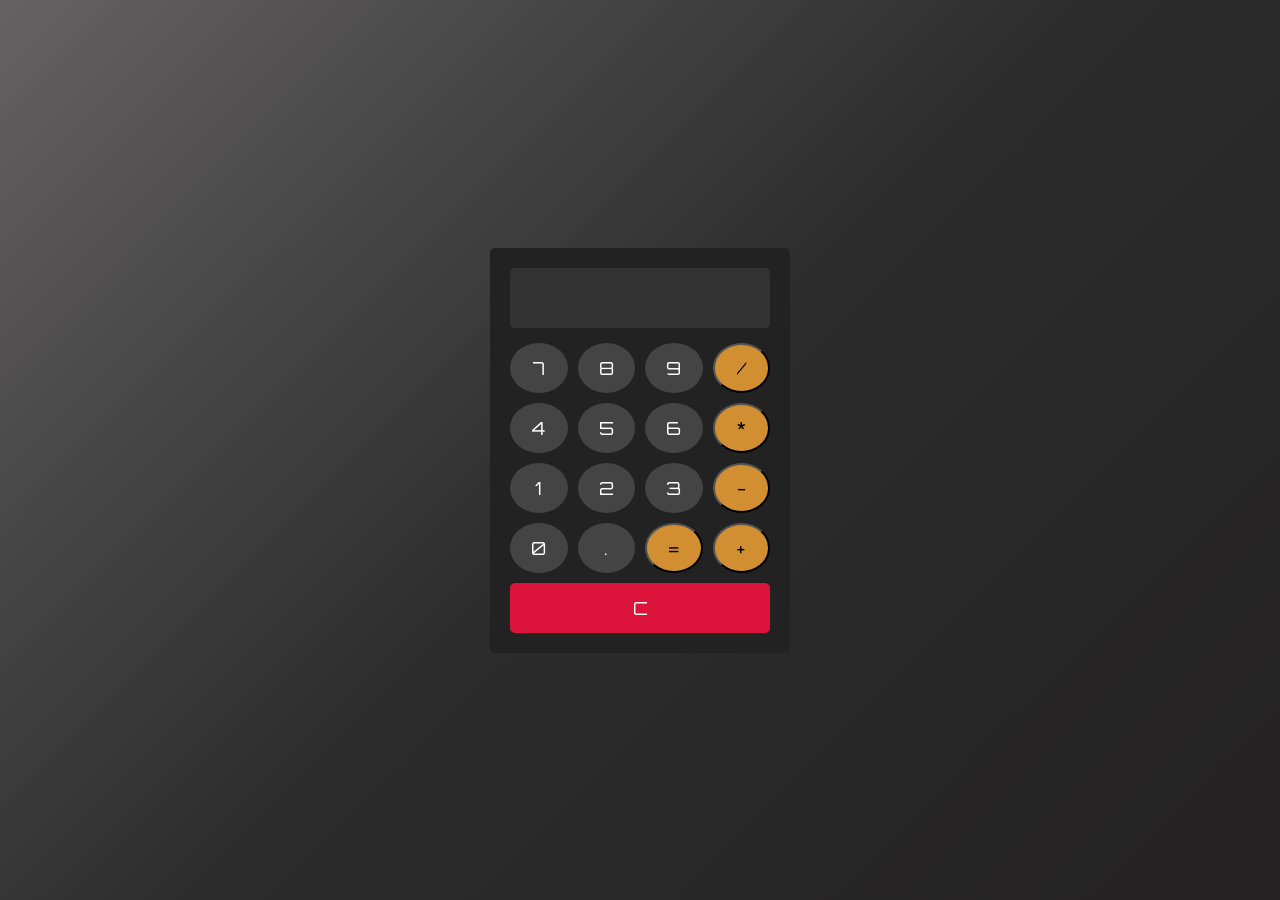
<file: ShronalDuwal_Task_1/index.html>
<!DOCTYPE html>
<html lang="en">
<head>
    <meta charset="UTF-8">
    <meta name="viewport" content="width=device-width, initial-scale=1.0">
    <title>Level 2 Calculator</title>
    <link rel="stylesheet" href="styles.css">
    <link href="https://fonts.googleapis.com/css2?family=Orbitron:wght@400;600&display=swap" rel="stylesheet">
</head>

<body>

    <div id="calculator">
        <input id="display" readonly>
            <div id = "keys">
                <button class="key" onclick="appendToDisplay('7')">7</button>
                <button class="key" onclick="appendToDisplay('8')">8</button>
                <button class="key" onclick="appendToDisplay('9')">9</button>
                <button class="operator" onclick="appendToDisplay('/')">/</button>

                <button class="key" onclick="appendToDisplay('4')">4</button>
                <button class="key" onclick="appendToDisplay('5')">5</button>
                <button class="key" onclick="appendToDisplay('6')">6</button>
                <button class="operator" onclick="appendToDisplay('*')">*</button>

                <button class="key" onclick="appendToDisplay('1')">1</button>
                <button class="key" onclick="appendToDisplay('2')">2</button>
                <button class="key" onclick="appendToDisplay('3')">3</button>
                <button class="operator" onclick="appendToDisplay('-')">-</button>

                <button class="key" onclick="appendToDisplay('0')">0</button>
                <button class="key" onclick="appendToDisplay('.')">.</button>
                <button class="operator" onclick="calculateResult()">=</button>
                <button class="operator" onclick="appendToDisplay('+')">+</button>

                <button id = "clear" class = "key" onclick = "clearDisplay()">C</button>
        </div>
    </div>
   <script src="index.js"></script>
</html>
</file>
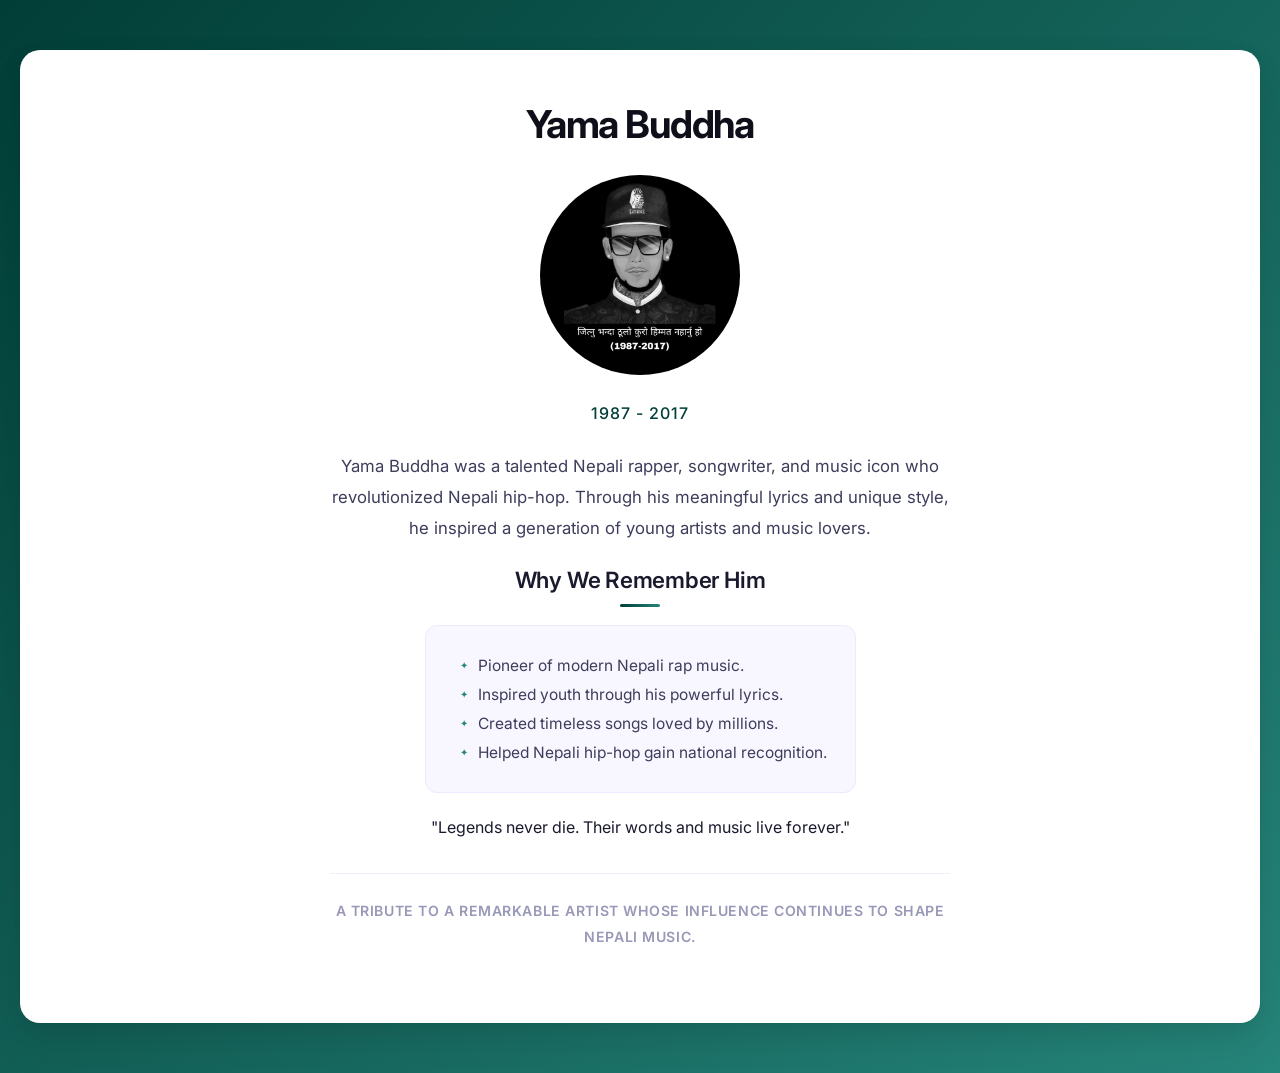
<file: ShronalDuwal_Task_2/tribute.html>
<!DOCTYPE html>
<html lang="en">
<head>
    <meta charset="UTF-8">
    <meta name="viewport" content="width=device-width, initial-scale=1.0">
    <title>Tribute to Yama Buddha</title>
    <link rel="stylesheet" href="styles.css">
</head>
<body>

    <div class="container">
        <h1>Yama Buddha</h1>

        <img src="image.png" alt="Yama Buddha">

        <h3>1987 - 2017</h3>

        <p>
            Yama Buddha was a talented Nepali rapper, songwriter, and music icon
            who revolutionized Nepali hip-hop. Through his meaningful lyrics and
            unique style, he inspired a generation of young artists and music lovers.
        </p>

        <h2>Why We Remember Him</h2>

        <ul>
            <li>Pioneer of modern Nepali rap music.</li>
            <li>Inspired youth through his powerful lyrics.</li>
            <li>Created timeless songs loved by millions.</li>
            <li>Helped Nepali hip-hop gain national recognition.</li>
        </ul>

        <blockquote>
            "Legends never die. Their words and music live forever."
        </blockquote>

        <p class="footer">
            A tribute to a remarkable artist whose influence continues to shape Nepali music.
        </p>
    </div>

</body>
</html>
</file>
<file: ShronalDuwal_Task_1/styles.css>
* {
  margin: 0;
  padding: 0;
  box-sizing: border-box;
}

body {
  background: linear-gradient(135deg, #646262, #2c2c2c, #242222);
  display: flex;
  justify-content: center;
  align-items: center;
  height: 100vh;
  font-family: 'Orbitron', sans-serif;
}

#calculator {
  background: #222;
  padding: 20px;
  border-radius: 5px;
  width: 300px;
}

#display {
  font-family: 'Orbitron', sans-serif;
  width: 100%;
  height: 60px;
  margin-bottom: 15px;
  font-size: 24px;
  text-align: right;
  padding: 10px;
  border: none;
  border-radius: 5px;
  background: #333;
  color: white;
}

#keys {
  display: grid;
  grid-template-columns: repeat(4, 1fr);
  gap: 10px;
}

.key {
  font-family: 'Orbitron', sans-serif;
  height: 50px;
  border: none;
  border-radius: 50%;
  background: #444;
  color: white;
  font-size: 18px;
  cursor: pointer;
}

.key:hover {
  background: #666;
}

.operator {
  font-family: 'Orbitron', sans-serif;
  background: #d18f32;
  border-radius: 50%;
  font-size: large;
}
#clear {
  grid-column: span 4;
  background: crimson;
  border-radius: 5px;
}

#clear:hover {
  background: rgb(233, 44, 82);
}
</file>
<file: ShronalDuwal_Task_2/styles.css>
@import url('https://fonts.googleapis.com/css2?family=Inter:wght@400;500;600;700&family=Merriweather:ital,wght@0,400;1,300&display=swap');

* {
    margin: 0;
    padding: 0;
    box-sizing: border-box;
}

body {
    font-family: 'Inter', sans-serif;
    background: linear-gradient(135deg, #013E37 0%, #26857a 100%);
    min-height: 100vh;
    padding: 50px 20px;
    color: #1a1a2e;
}

.container {
    max-width: 1500px;
    margin: auto;
    background: #ffffff;
    padding: 50px 60px;
    border-radius: 20px;
    text-align: center;
    box-shadow:
        0 1px 2px rgba(0,0,0,0.04),
        0 8px 24px rgba(0,0,0,0.08),
        0 24px 48px rgba(0,0,0,0.06);
    border: 1px solid rgba(255,255,255,0.8);
}

h1 {
    font-size: 2.4rem;
    font-weight: 700;
    color: #0f0f1a;
    letter-spacing: -0.03em;
    line-height: 1.2;
    margin-bottom: 8px;
}

h2 {
    font-size: 1.4rem;
    font-weight: 600;
    color: #1a1a2e;
    letter-spacing: -0.01em;
    margin-bottom: 18px;
    position: relative;
    padding-bottom: 14px;
}

h2::after {
    content: '';
    position: absolute;
    bottom: 0;
    left: 50%;
    transform: translateX(-50%);
    width: 40px;
    height: 3px;
    background: linear-gradient(90deg, #013E37, #26857a);
    border-radius: 2px;
}

h3 {
    font-size: 1rem;
    font-weight: 500;
    color: #013E37;
    letter-spacing: 0.06em;
    text-transform: uppercase;
    margin-bottom: 28px;
}

img {
    width: 200px;
    height: 200px;
    object-fit: cover;
    border-radius: 50%;
    margin: 28px auto;
    display: block;
    transition: transform 0.3s ease, box-shadow 0.3s ease;
}

img:hover {
    transform: translateY(-4px) scale(1.02);
    box-shadow: 0 16px 40px rgba(1, 62, 55, 0.26);
}

p {
    font-size: 1.05rem;
    line-height: 1.85;
    color: #3d3d5c;
    margin-bottom: 22px;
    max-width: 620px;
    margin-left: auto;
    margin-right: auto;
}

ul {
    text-align: left;
    display: inline-block;
    margin-bottom: 24px;
    background: #f8f7ff;
    padding: 20px 28px;
    border-radius: 12px;
    border: 1px solid #ede9fe;
    min-width: 280px;
}

li {
    margin: 10px 0;
    font-size: 0.97rem;
    color: #3d3d5c;
    padding-left: 6px;
    list-style: none;
    display: flex;
    align-items: center;
    gap: 10px;
}

li::before {
    content: '✦';
    font-size: 0.6rem;
    color: #26857a;
    flex-shrink: 0;
}

.footer {
    font-size: 0.88rem;
    font-weight: 600;
    color: #9898b8;
    letter-spacing: 0.04em;
    text-transform: uppercase;
    margin-top: 36px;
    padding-top: 24px;
    border-top: 1px solid #f0eeff;
}
</file>
